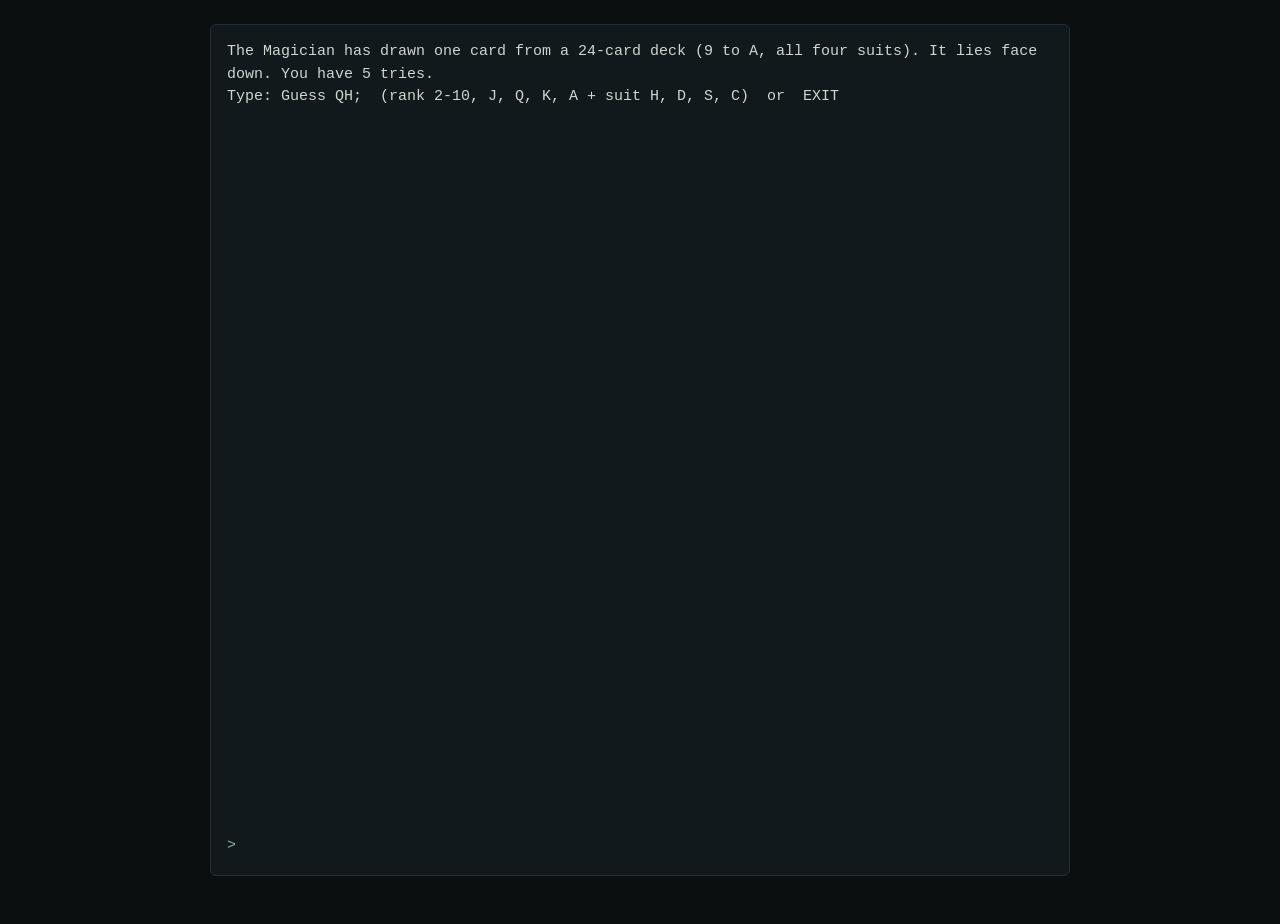
<file: index.html>
<!DOCTYPE html>
<html lang="en">
<head>
  <meta charset="utf-8">
  <meta name="viewport" content="width=device-width, initial-scale=1">
  <title>Card Guessing Game — Not For Fish</title>
  <link rel="stylesheet" href="style.css">
</head>
<body>
  <main class="terminal">
    <div id="log" class="log" aria-live="polite"></div>
    <form id="prompt" class="prompt" autocomplete="off">
      <label for="input" class="caret">&gt;</label>
      <input id="input" type="text" spellcheck="false" autofocus>
    </form>
  </main>
  <script src="src/card.js"></script>
  <script src="src/game.js"></script>
  <script src="src/console.js"></script>
  <script src="src/ui.js"></script>
</body>
</html>
</file>
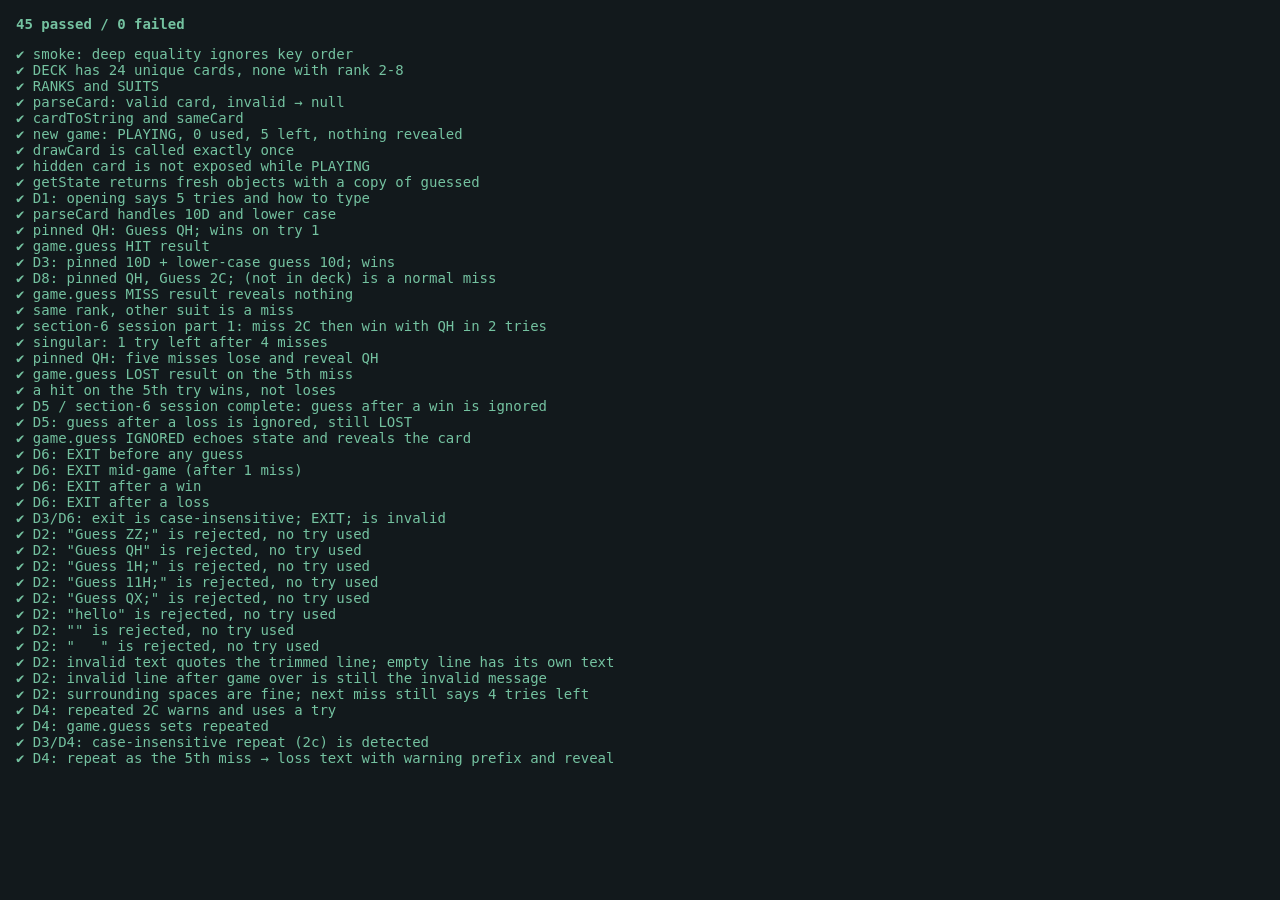
<file: tests.html>
<!DOCTYPE html>
<html lang="en">
<head>
  <meta charset="utf-8">
  <meta name="viewport" content="width=device-width, initial-scale=1">
  <title>Not For Fish — Tests</title>
  <style>
    body { margin: 0; padding: 16px; background: #12191c; color: #cbd7cf;
           font-family: ui-monospace, Menlo, Consolas, monospace; font-size: 14px; }
    ul { list-style: none; padding: 0; }
    li { white-space: pre-wrap; word-break: break-word; }
    .pass { color: #74c2a0; }
    .fail { color: #e4707b; }
    #summary { font-weight: bold; margin-bottom: 12px; }
  </style>
</head>
<body>
  <div id="summary">running…</div>
  <ul id="results"></ul>
  <script src="tests/runner.js"></script>
  <script src="src/card.js"></script>
  <script src="src/game.js"></script>
  <script src="src/console.js"></script>
  <script src="tests/tests.js"></script>
  <script>NotForFish.runTests();</script>
</body>
</html>
</file>
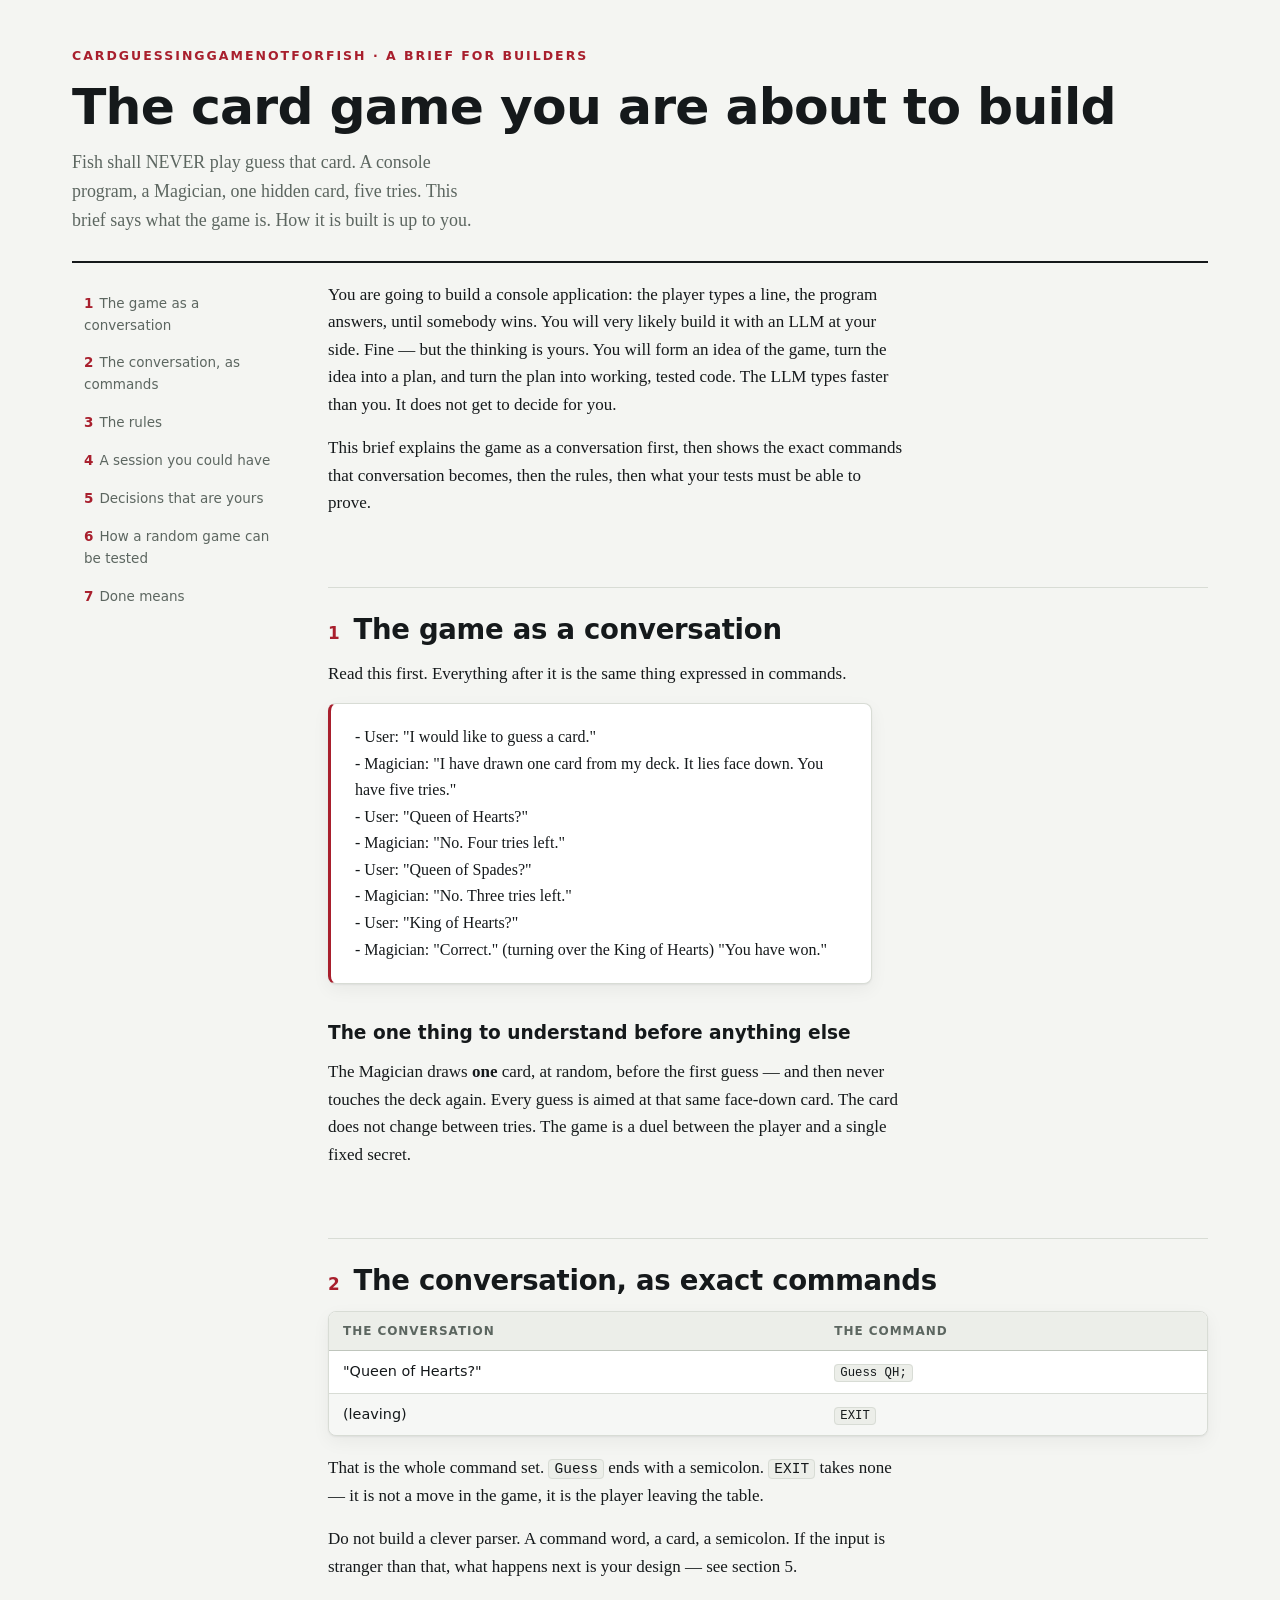
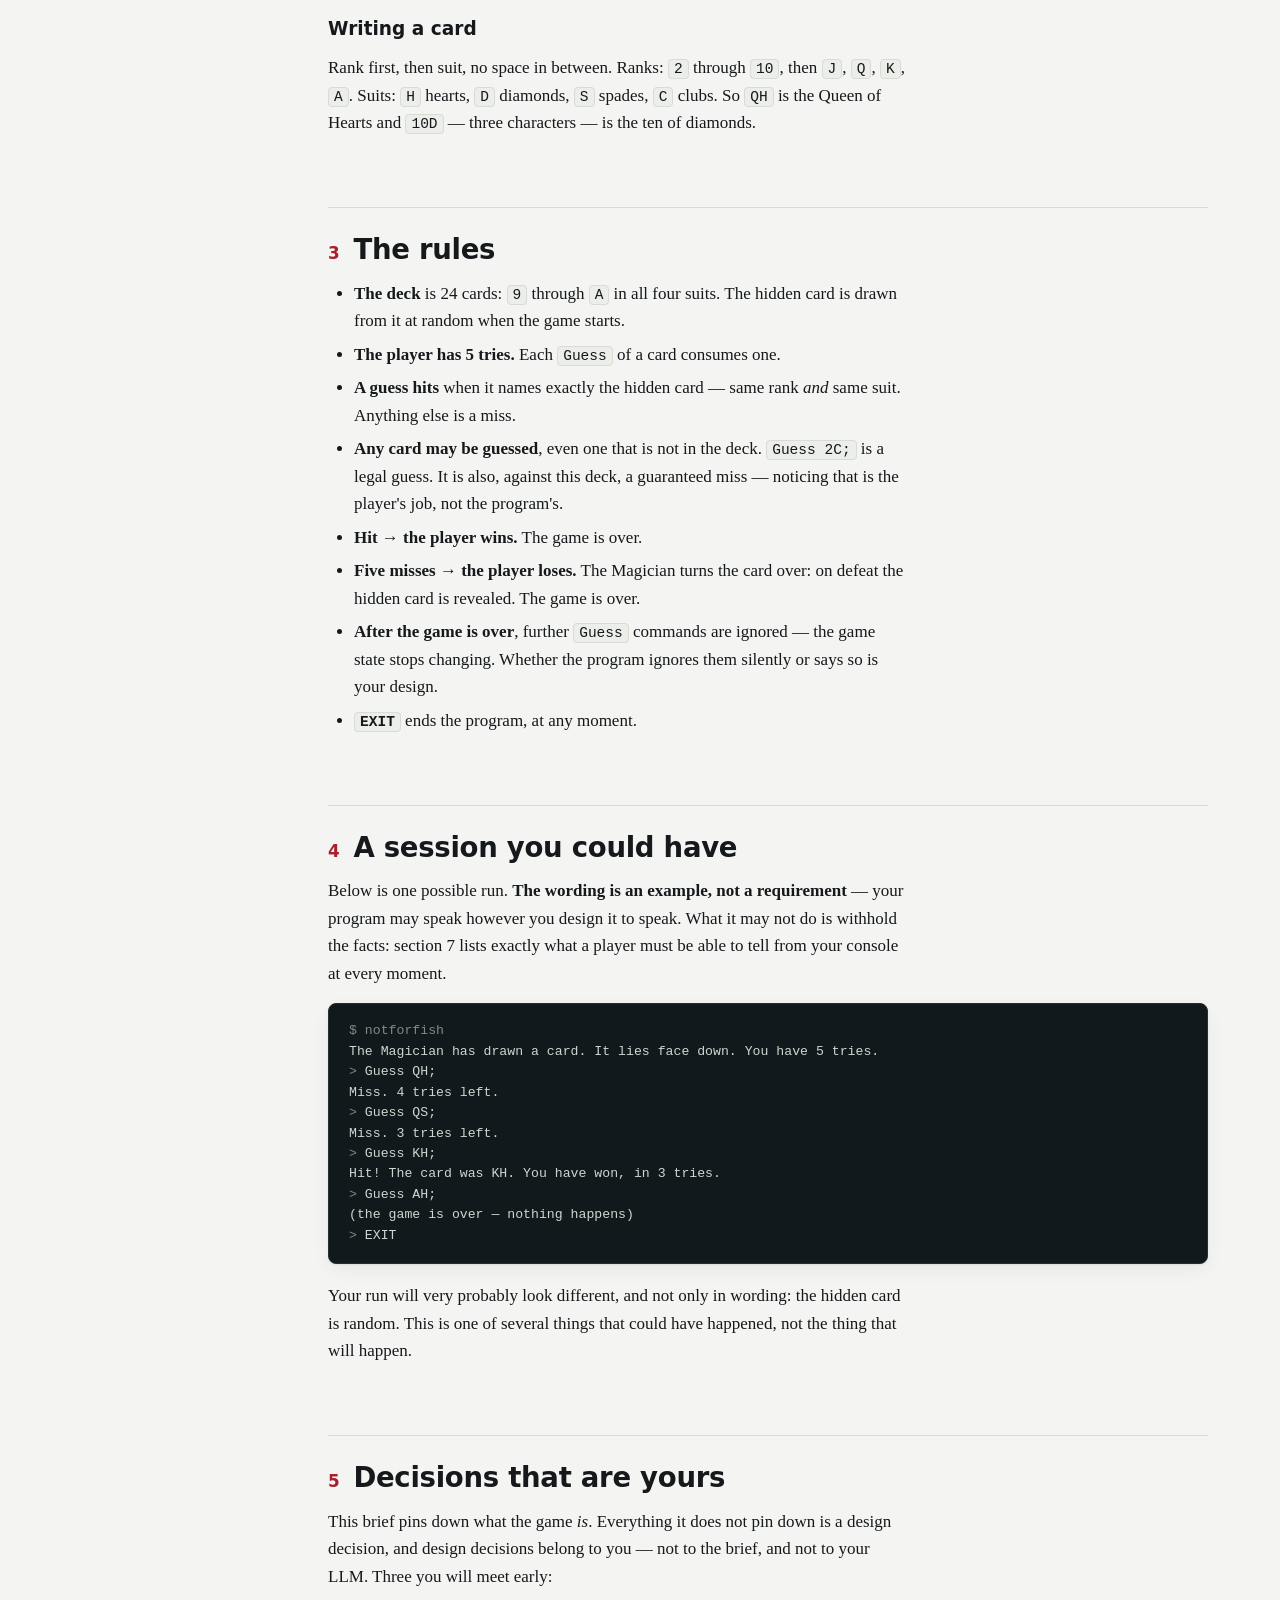
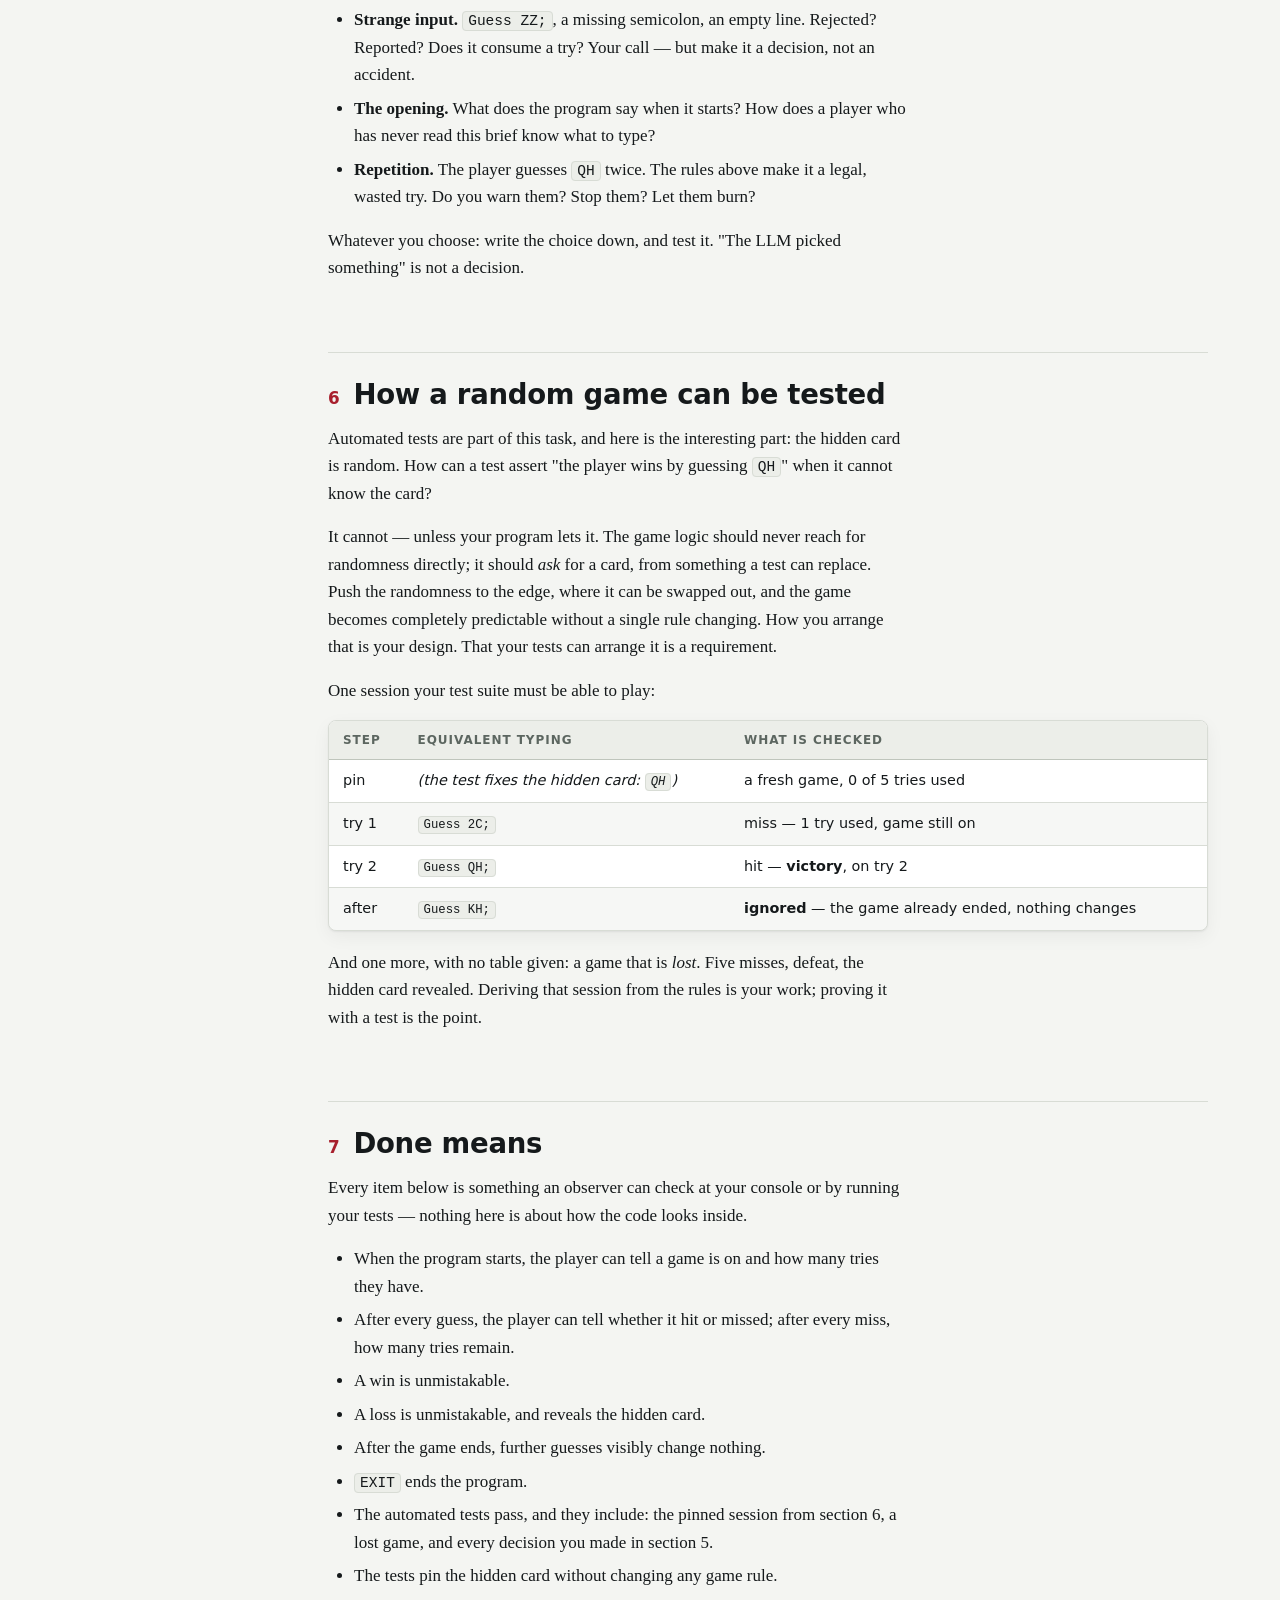
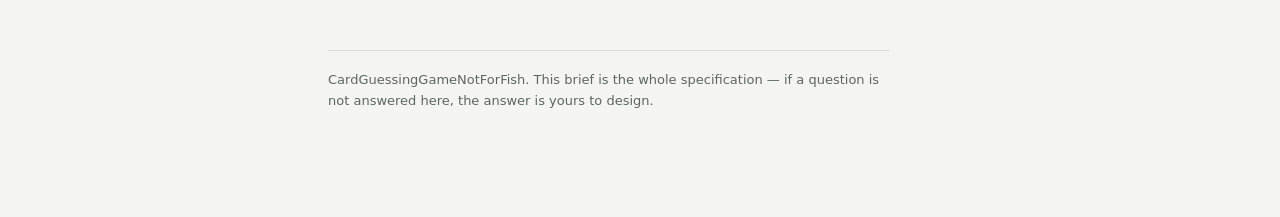
<file: docs/INSTRUCTIONS-cardguessinggame.html>
<!DOCTYPE html>
<html lang="en">
<head>
<meta charset="utf-8">
<meta name="viewport" content="width=device-width, initial-scale=1">
<title>CardGuessingGameNotForFish</title>
<style>
/* Light is the base. Dark redefines tokens only, twice: once for system
   preference, once for an explicit data-theme choice. Nothing below
   declares a colour outside these blocks. */
:root {
  --ground:      #F4F5F2;
  --surface:     #FFFFFF;
  --surface-2:   #ECEEE9;
  --ink:         #15191B;
  --ink-muted:   #5C6660;
  --rule:        #D8DCD5;
  --rule-strong: #BFC5BC;
  --accent:      #A81F2D;
  --accent-soft: #F2E2E3;
  --felt:        #2C5646;
  --felt-soft:   #DFE9E3;

  /* the console keeps its dark identity in both themes — a terminal is dark */
  --term-bg:     #12191C;
  --term-fg:     #CBD7CF;
  --term-dim:    #7C8C84;
  --term-edge:   #22302F;

  --shadow: 0 1px 2px rgba(21,25,27,.06), 0 6px 18px rgba(21,25,27,.05);

  --sans: ui-sans-serif, "Segoe UI Variable Text", "Segoe UI", system-ui, -apple-system,
          "Helvetica Neue", Arial, sans-serif;
  --serif: "Iowan Old Style", Charter, "Bitstream Charter", Georgia, "Times New Roman", serif;
  --mono: ui-monospace, "SF Mono", "JetBrains Mono", "Cascadia Code", Menlo, Consolas, monospace;
}
@media (prefers-color-scheme: dark) {
  :root:not([data-theme="light"]) {
    --ground:      #101413;
    --surface:     #171C1B;
    --surface-2:   #1D2422;
    --ink:         #E4E8E4;
    --ink-muted:   #97A39B;
    --rule:        #29312E;
    --rule-strong: #3A443F;
    --accent:      #E4707B;
    --accent-soft: #2E1D20;
    --felt:        #74C2A0;
    --felt-soft:   #16241E;
    --term-bg:     #0C1113;
    --term-fg:     #CBD7CF;
    --term-dim:    #74847C;
    --term-edge:   #1E2A28;
    --shadow: 0 1px 2px rgba(0,0,0,.4), 0 6px 18px rgba(0,0,0,.3);
  }
}
:root[data-theme="dark"] {
  --ground:      #101413;
  --surface:     #171C1B;
  --surface-2:   #1D2422;
  --ink:         #E4E8E4;
  --ink-muted:   #97A39B;
  --rule:        #29312E;
  --rule-strong: #3A443F;
  --accent:      #E4707B;
  --accent-soft: #2E1D20;
  --felt:        #74C2A0;
  --felt-soft:   #16241E;
  --term-bg:     #0C1113;
  --term-fg:     #CBD7CF;
  --term-dim:    #74847C;
  --term-edge:   #1E2A28;
  --shadow: 0 1px 2px rgba(0,0,0,.4), 0 6px 18px rgba(0,0,0,.3);
}

* { box-sizing: border-box; }
html { scroll-behavior: smooth; }
body {
  margin: 0;
  background: var(--ground);
  color: var(--ink);
  font-family: var(--serif);
  font-size: 17px;
  line-height: 1.62;
}
.page { max-width: 1180px; margin: 0 auto; padding: 0 22px 90px; }

header.masthead {
  padding: 46px 0 26px;
  border-bottom: 2px solid var(--ink);
  margin-bottom: 8px;
}
.eyebrow {
  font-family: var(--sans);
  font-size: 12.5px;
  font-weight: 700;
  letter-spacing: .16em;
  text-transform: uppercase;
  color: var(--accent);
  margin: 0 0 14px;
}
h1 {
  font-family: var(--sans);
  font-size: clamp(2.1rem, 5.4vw, 3.15rem);
  line-height: 1.06;
  margin: 0 0 14px;
  letter-spacing: -0.015em;
  text-wrap: balance;
}
.standfirst {
  font-size: 1.12rem;
  color: var(--ink-muted);
  max-width: 62ch;
  margin: 0;
  text-wrap: balance;
}

.shell { display: block; }
@media (min-width: 1080px) {
  .shell { display: grid; grid-template-columns: 200px 1fr; gap: 56px; align-items: start; }
  nav.rail { position: sticky; top: 28px; }
}
nav.rail {
  font-family: var(--sans);
  font-size: 13.5px;
  padding: 18px 0;
}
nav.rail ol { list-style: none; margin: 0; padding: 0; display: flex; flex-direction: column; gap: 2px; }
@media (max-width: 1079px) {
  nav.rail ol { flex-direction: row; flex-wrap: wrap; gap: 4px 18px; border-bottom: 1px solid var(--rule); padding-bottom: 14px; }
}
nav.rail a {
  color: var(--ink-muted);
  text-decoration: none;
  display: inline-block;
  padding: 4px 0 4px 10px;
  border-left: 2px solid transparent;
}
nav.rail a:hover { color: var(--ink); border-left-color: var(--accent); }
nav.rail a .n { color: var(--accent); font-weight: 700; margin-right: 6px; }

main { min-width: 0; padding-top: 10px; }
main > * { max-width: 68ch; }
main > .table-wrap, main > pre { max-width: 100%; }

h2 {
  font-family: var(--sans);
  font-size: 1.72rem;
  line-height: 1.15;
  margin: 54px 0 14px;
  padding-top: 26px;
  border-top: 1px solid var(--rule);
  display: flex;
  gap: 14px;
  align-items: baseline;
  letter-spacing: -0.01em;
  text-wrap: balance;
}
h2 .secnum { font-size: 1.05rem; color: var(--accent); font-weight: 700; }
h3 {
  font-family: var(--sans);
  font-size: 1.16rem;
  font-weight: 650;
  margin: 34px 0 10px;
  text-wrap: balance;
}
p { margin: 0 0 16px; }
ul, ol { margin: 0 0 16px; padding-left: 26px; }
li { margin-bottom: 6px; }
hr { border: none; height: 0; margin: 0; }
strong { font-weight: 650; }

code {
  font-family: var(--mono);
  font-size: .855em;
  background: var(--surface-2);
  border: 1px solid var(--rule);
  border-radius: 4px;
  padding: 1px 5px;
}

pre {
  border-radius: 8px;
  font-family: var(--mono);
  font-size: 13.2px;
  line-height: 1.55;
  padding: 17px 20px;
  overflow-x: auto;
  box-shadow: var(--shadow);
  margin: 0 0 18px;
}
pre code { background: none; border: none; padding: 0; font-size: inherit; }
pre.console {
  background: var(--term-bg);
  color: var(--term-fg);
  border: 1px solid var(--term-edge);
}
pre.console .dim { color: var(--term-dim); }
/* the spoken dialogue — prose, so it wraps and reads in the body face */
pre.dialogue {
  background: var(--surface);
  border: 1px solid var(--rule);
  border-left: 3px solid var(--accent);
  padding: 20px 24px;
  font-family: var(--serif);
  font-size: 16px;
  line-height: 1.66;
  overflow-x: visible;
  max-width: 68ch;
}
pre.dialogue code { font-family: var(--serif); white-space: pre-wrap; }

.table-wrap {
  overflow-x: auto;
  background: var(--surface);
  border: 1px solid var(--rule);
  border-radius: 8px;
  box-shadow: var(--shadow);
  margin: 0 0 18px;
}
table {
  border-collapse: collapse;
  width: 100%;
  font-family: var(--sans);
  font-size: 14.4px;
  line-height: 1.5;
}
thead th {
  text-align: left;
  font-size: 12px;
  letter-spacing: .08em;
  text-transform: uppercase;
  color: var(--ink-muted);
  background: var(--surface-2);
  padding: 10px 14px;
  border-bottom: 1px solid var(--rule-strong);
}
td { padding: 10px 14px; border-bottom: 1px solid var(--rule); vertical-align: top; }
tbody tr:last-child td { border-bottom: none; }
tbody tr:nth-child(even) { background: color-mix(in srgb, var(--surface-2) 45%, transparent); }

p.colophon {
  font-family: var(--sans);
  font-size: 13px;
  color: var(--ink-muted);
  border-top: 1px solid var(--rule);
  padding-top: 18px;
  margin-top: 60px;
}

:focus-visible { outline: 2px solid var(--accent); outline-offset: 2px; }
@media (prefers-reduced-motion: reduce) {
  html { scroll-behavior: auto; }
  *, *::before, *::after { animation: none !important; transition: none !important; }
}
</style>
</head>
<body>
<div class="page">

<header class="masthead">
  <p class="eyebrow">CardGuessingGameNotForFish &middot; a brief for builders</p>
  <h1>The card game you are about to build</h1>
  <p class="standfirst">Fish shall NEVER play guess that card. A console program, a Magician, one hidden card, five tries. This brief says what the game is. How it is built is up to you.</p>
</header>

<div class="shell">

<nav class="rail" aria-label="Sections">
  <ol>
    <li><a href="#1-the-game-as-a-conversation"><span class="n">1</span>The game as a conversation</a></li>
    <li><a href="#2-the-conversation-as-exact-commands"><span class="n">2</span>The conversation, as commands</a></li>
    <li><a href="#3-the-rules"><span class="n">3</span>The rules</a></li>
    <li><a href="#4-a-session-you-could-have"><span class="n">4</span>A session you could have</a></li>
    <li><a href="#5-decisions-that-are-yours"><span class="n">5</span>Decisions that are yours</a></li>
    <li><a href="#6-how-a-random-game-can-be-tested"><span class="n">6</span>How a random game can be tested</a></li>
    <li><a href="#7-done-means"><span class="n">7</span>Done means</a></li>
  </ol>
</nav>

<main>

<p>You are going to build a console application: the player types a line, the program answers, until somebody wins. You will very likely build it with an LLM at your side. Fine — but the thinking is yours. You will form an idea of the game, turn the idea into a plan, and turn the plan into working, tested code. The LLM types faster than you. It does not get to decide for you.</p>

<p>This brief explains the game as a conversation first, then shows the exact commands that conversation becomes, then the rules, then what your tests must be able to prove.</p>

<hr>

<h2 id="1-the-game-as-a-conversation"><span class="secnum">1</span>The game as a conversation</h2>

<p>Read this first. Everything after it is the same thing expressed in commands.</p>

<pre class="dialogue"><code>- User: "I would like to guess a card."
- Magician: "I have drawn one card from my deck. It lies face down. You have five tries."
- User: "Queen of Hearts?"
- Magician: "No. Four tries left."
- User: "Queen of Spades?"
- Magician: "No. Three tries left."
- User: "King of Hearts?"
- Magician: "Correct." (turning over the King of Hearts) "You have won."</code></pre>

<h3>The one thing to understand before anything else</h3>

<p>The Magician draws <strong>one</strong> card, at random, before the first guess — and then never touches the deck again. Every guess is aimed at that same face-down card. The card does not change between tries. The game is a duel between the player and a single fixed secret.</p>

<hr>

<h2 id="2-the-conversation-as-exact-commands"><span class="secnum">2</span>The conversation, as exact commands</h2>

<div class="table-wrap">
<table>
  <thead><tr><th>The conversation</th><th>The command</th></tr></thead>
  <tbody>
    <tr><td>&quot;Queen of Hearts?&quot;</td><td><code>Guess QH;</code></td></tr>
    <tr><td>(leaving)</td><td><code>EXIT</code></td></tr>
  </tbody>
</table>
</div>

<p>That is the whole command set. <code>Guess</code> ends with a semicolon. <code>EXIT</code> takes none — it is not a move in the game, it is the player leaving the table.</p>

<p>Do not build a clever parser. A command word, a card, a semicolon. If the input is stranger than that, what happens next is your design — see section&nbsp;5.</p>

<h3>Writing a card</h3>

<p>Rank first, then suit, no space in between. Ranks: <code>2</code> through <code>10</code>, then <code>J</code>, <code>Q</code>, <code>K</code>, <code>A</code>. Suits: <code>H</code> hearts, <code>D</code> diamonds, <code>S</code> spades, <code>C</code> clubs. So <code>QH</code> is the Queen of Hearts and <code>10D</code> — three characters — is the ten of diamonds.</p>

<hr>

<h2 id="3-the-rules"><span class="secnum">3</span>The rules</h2>

<ul>
  <li><strong>The deck</strong> is 24 cards: <code>9</code> through <code>A</code> in all four suits. The hidden card is drawn from it at random when the game starts.</li>
  <li><strong>The player has 5 tries.</strong> Each <code>Guess</code> of a card consumes one.</li>
  <li><strong>A guess hits</strong> when it names exactly the hidden card — same rank <em>and</em> same suit. Anything else is a miss.</li>
  <li><strong>Any card may be guessed</strong>, even one that is not in the deck. <code>Guess 2C;</code> is a legal guess. It is also, against this deck, a guaranteed miss — noticing that is the player's job, not the program's.</li>
  <li><strong>Hit → the player wins.</strong> The game is over.</li>
  <li><strong>Five misses → the player loses.</strong> The Magician turns the card over: on defeat the hidden card is revealed. The game is over.</li>
  <li><strong>After the game is over</strong>, further <code>Guess</code> commands are ignored — the game state stops changing. Whether the program ignores them silently or says so is your design.</li>
  <li><strong><code>EXIT</code></strong> ends the program, at any moment.</li>
</ul>

<hr>

<h2 id="4-a-session-you-could-have"><span class="secnum">4</span>A session you could have</h2>

<p>Below is one possible run. <strong>The wording is an example, not a requirement</strong> — your program may speak however you design it to speak. What it may not do is withhold the facts: section&nbsp;7 lists exactly what a player must be able to tell from your console at every moment.</p>

<pre class="console"><code><span class="dim">$ notforfish</span>
The Magician has drawn a card. It lies face down. You have 5 tries.
<span class="dim">&gt;</span> Guess QH;
Miss. 4 tries left.
<span class="dim">&gt;</span> Guess QS;
Miss. 3 tries left.
<span class="dim">&gt;</span> Guess KH;
Hit! The card was KH. You have won, in 3 tries.
<span class="dim">&gt;</span> Guess AH;
(the game is over — nothing happens)
<span class="dim">&gt;</span> EXIT</code></pre>

<p>Your run will very probably look different, and not only in wording: the hidden card is random. This is one of several things that could have happened, not the thing that will happen.</p>

<hr>

<h2 id="5-decisions-that-are-yours"><span class="secnum">5</span>Decisions that are yours</h2>

<p>This brief pins down what the game <em>is</em>. Everything it does not pin down is a design decision, and design decisions belong to you — not to the brief, and not to your LLM. Three you will meet early:</p>

<ul>
  <li><strong>Strange input.</strong> <code>Guess ZZ;</code>, a missing semicolon, an empty line. Rejected? Reported? Does it consume a try? Your call — but make it a decision, not an accident.</li>
  <li><strong>The opening.</strong> What does the program say when it starts? How does a player who has never read this brief know what to type?</li>
  <li><strong>Repetition.</strong> The player guesses <code>QH</code> twice. The rules above make it a legal, wasted try. Do you warn them? Stop them? Let them burn?</li>
</ul>

<p>Whatever you choose: write the choice down, and test it. &quot;The LLM picked something&quot; is not a decision.</p>

<hr>

<h2 id="6-how-a-random-game-can-be-tested"><span class="secnum">6</span>How a random game can be tested</h2>

<p>Automated tests are part of this task, and here is the interesting part: the hidden card is random. How can a test assert &quot;the player wins by guessing <code>QH</code>&quot; when it cannot know the card?</p>

<p>It cannot — unless your program lets it. The game logic should never reach for randomness directly; it should <em>ask</em> for a card, from something a test can replace. Push the randomness to the edge, where it can be swapped out, and the game becomes completely predictable without a single rule changing. How you arrange that is your design. That your tests can arrange it is a requirement.</p>

<p>One session your test suite must be able to play:</p>

<div class="table-wrap">
<table>
  <thead><tr><th>Step</th><th>Equivalent typing</th><th>What is checked</th></tr></thead>
  <tbody>
    <tr><td>pin</td><td><em>(the test fixes the hidden card: <code>QH</code>)</em></td><td>a fresh game, 0 of 5 tries used</td></tr>
    <tr><td>try 1</td><td><code>Guess 2C;</code></td><td>miss — 1 try used, game still on</td></tr>
    <tr><td>try 2</td><td><code>Guess QH;</code></td><td>hit — <strong>victory</strong>, on try 2</td></tr>
    <tr><td>after</td><td><code>Guess KH;</code></td><td><strong>ignored</strong> — the game already ended, nothing changes</td></tr>
  </tbody>
</table>
</div>

<p>And one more, with no table given: a game that is <em>lost</em>. Five misses, defeat, the hidden card revealed. Deriving that session from the rules is your work; proving it with a test is the point.</p>

<hr>

<h2 id="7-done-means"><span class="secnum">7</span>Done means</h2>

<p>Every item below is something an observer can check at your console or by running your tests — nothing here is about how the code looks inside.</p>

<ul>
  <li>When the program starts, the player can tell a game is on and how many tries they have.</li>
  <li>After every guess, the player can tell whether it hit or missed; after every miss, how many tries remain.</li>
  <li>A win is unmistakable.</li>
  <li>A loss is unmistakable, and reveals the hidden card.</li>
  <li>After the game ends, further guesses visibly change nothing.</li>
  <li><code>EXIT</code> ends the program.</li>
  <li>The automated tests pass, and they include: the pinned session from section&nbsp;6, a lost game, and every decision you made in section&nbsp;5.</li>
  <li>The tests pin the hidden card without changing any game rule.</li>
</ul>

<p class="colophon">CardGuessingGameNotForFish. This brief is the whole specification — if a question is not answered here, the answer is yours to design.</p>

</main>
</div>
</div>
</body>
</html>
</file>
<file: style.css>
* { box-sizing: border-box; }

html, body {
  margin: 0;
  height: 100%;
  background: #0b0f10;
  color: #cbd7cf;
  font-family: ui-monospace, "SF Mono", "Cascadia Code", Menlo, Consolas, monospace;
  font-size: 15px;
  line-height: 1.5;
}

.terminal {
  max-width: 860px;
  margin: 24px auto;
  padding: 16px;
  background: #12191c;
  border: 1px solid #22302f;
  border-radius: 6px;
  min-height: calc(100vh - 48px);
  display: flex;
  flex-direction: column;
}

.log { flex: 1; overflow-y: auto; }
.log .line { white-space: pre-wrap; word-break: break-word; }
.log .echo { color: #8fb3a3; }
.log .dim { color: #6b7a73; }

.prompt { display: flex; gap: 0.6em; margin-top: 8px; }
.caret { color: #8fb3a3; }

.prompt input {
  flex: 1;
  background: transparent;
  border: none;
  outline: none;
  color: inherit;
  font: inherit;
  caret-color: #cbd7cf;
}
.prompt input:disabled { opacity: 0.4; }

@media (max-width: 600px) {
  .terminal { margin: 0; border-radius: 0; min-height: 100vh; }
}
</file>
